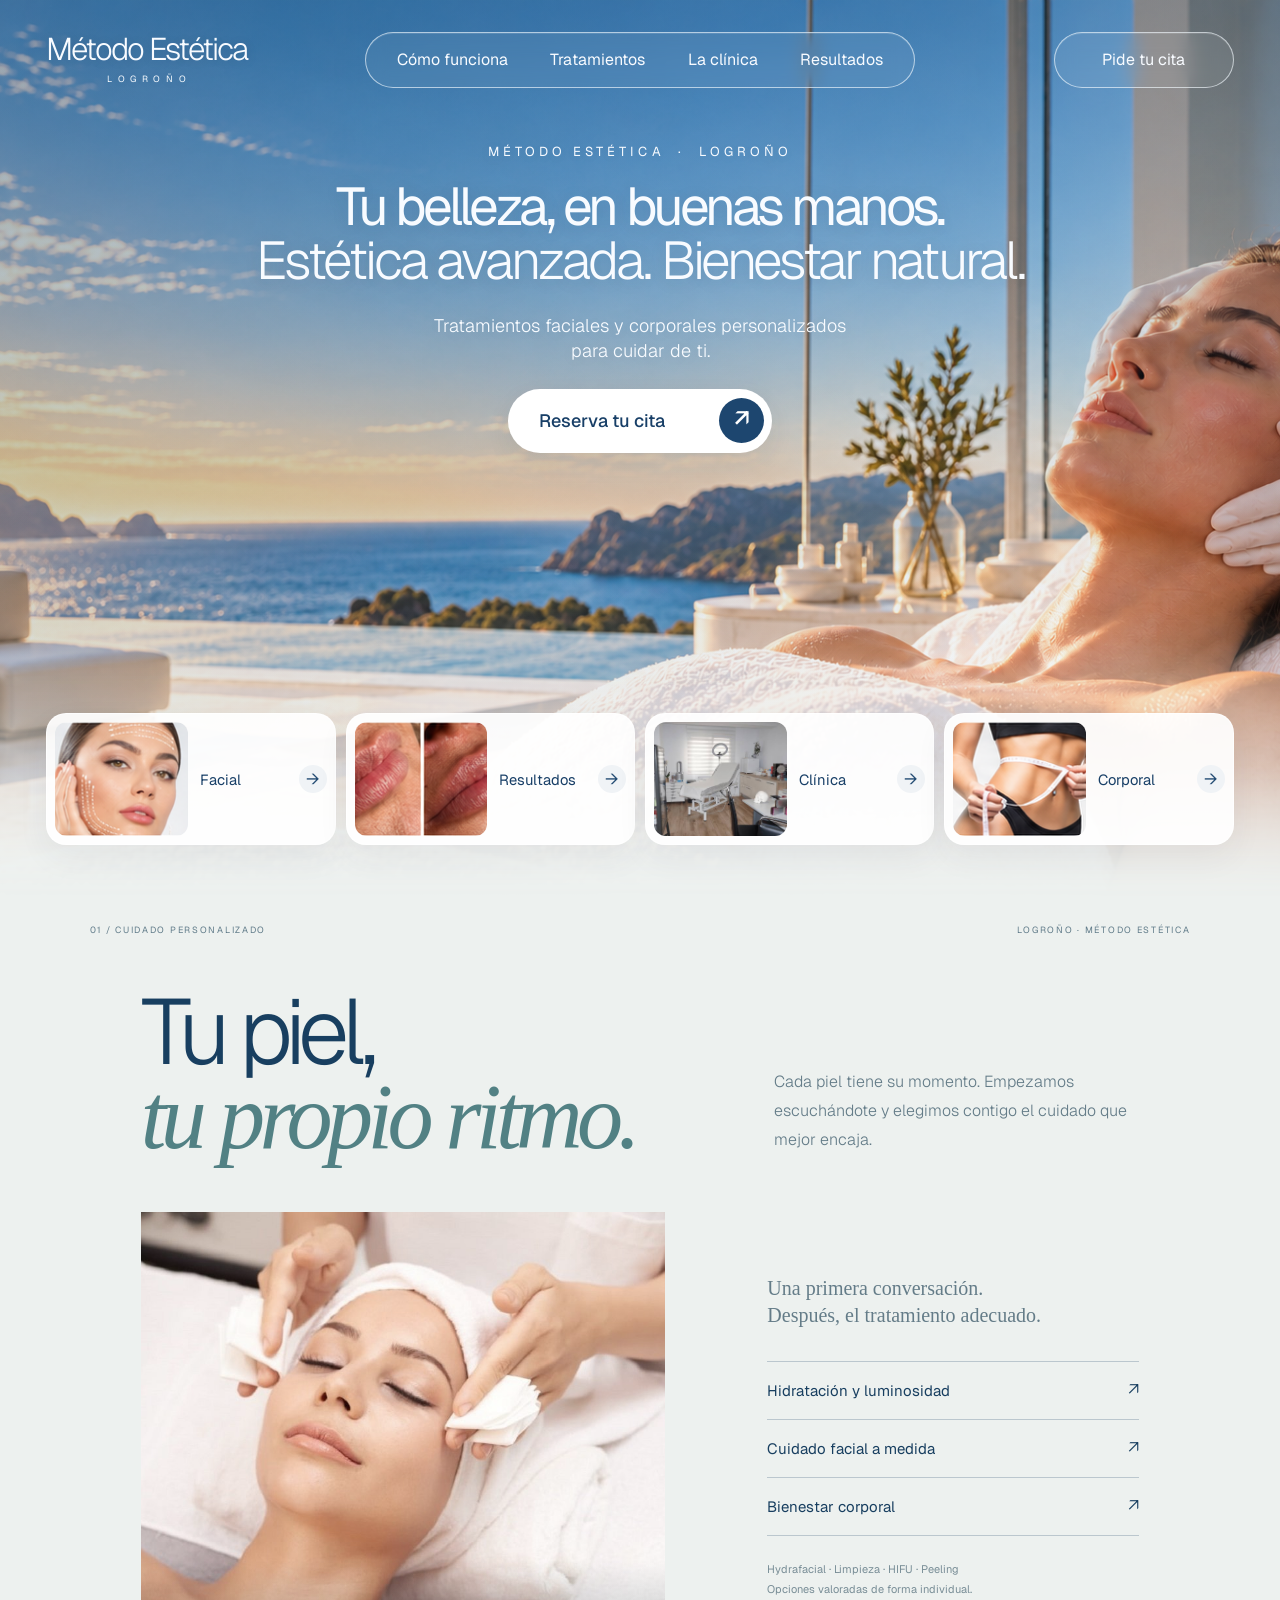
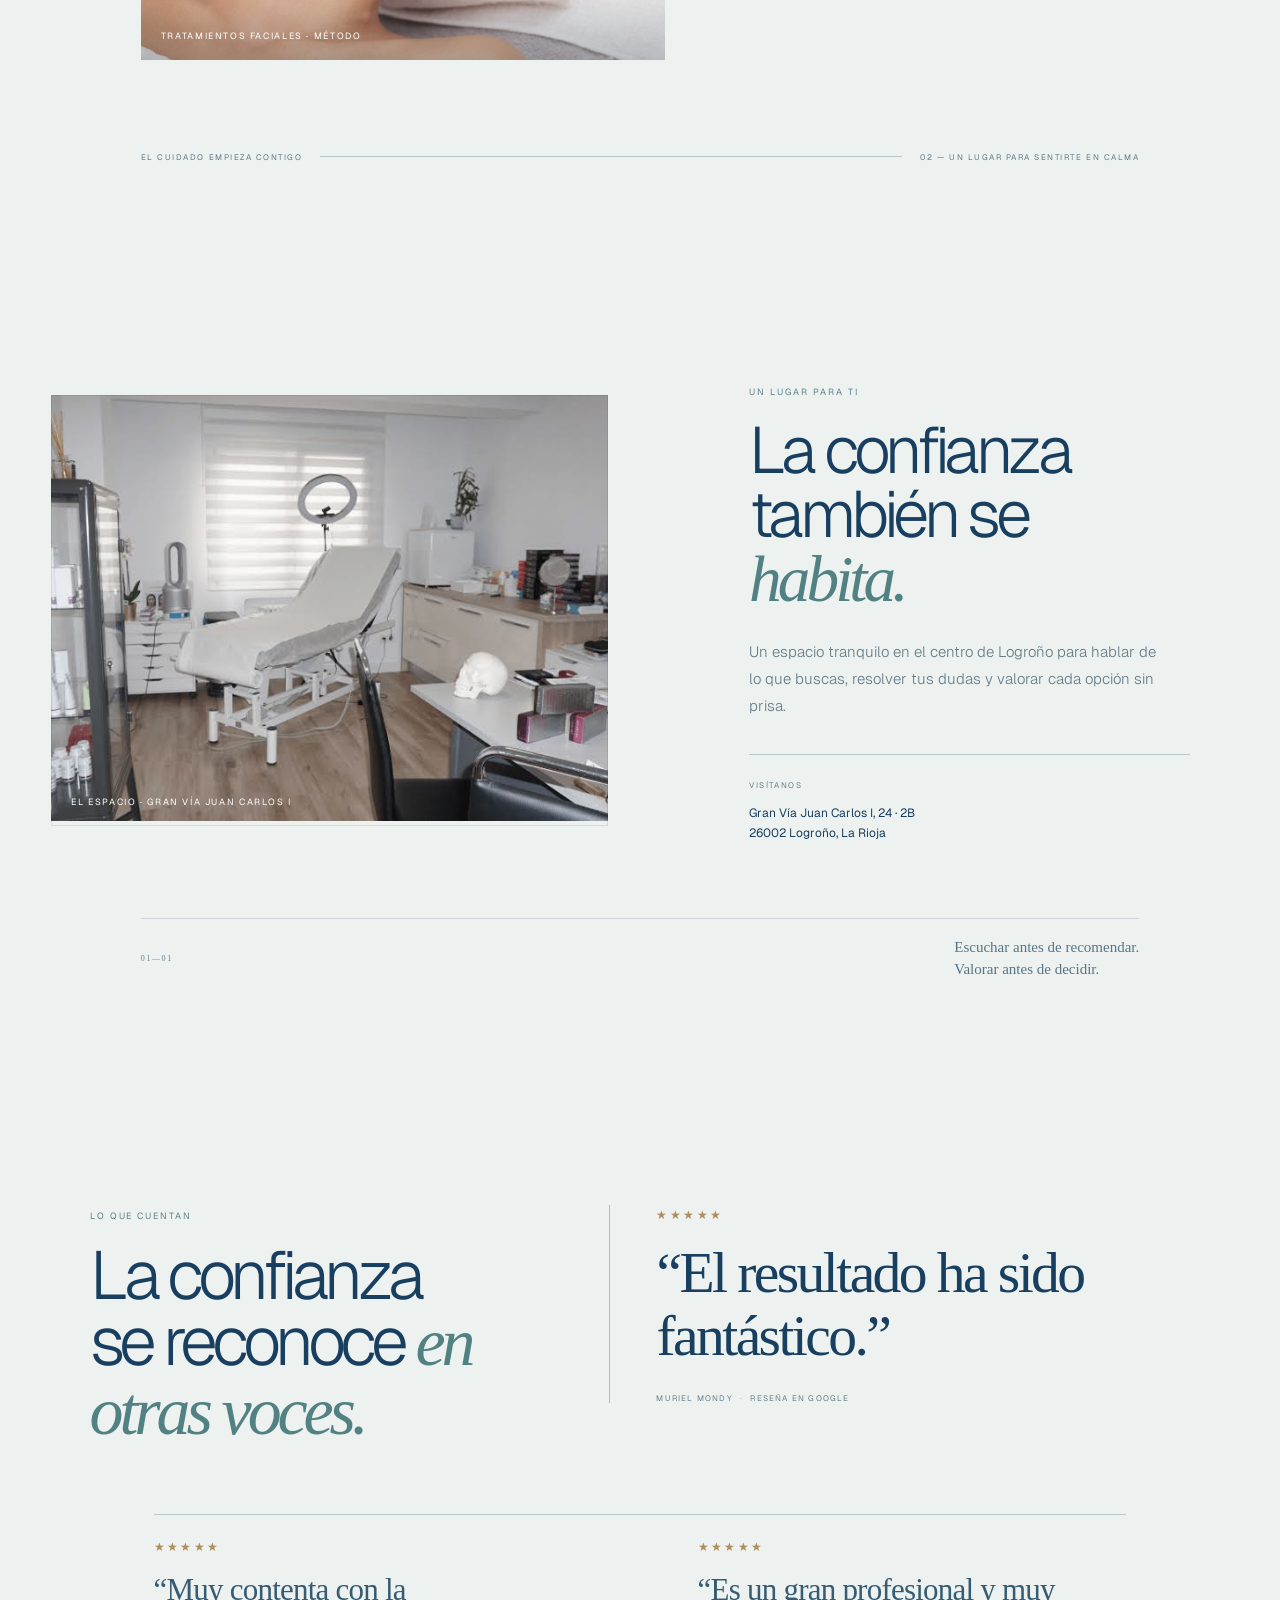
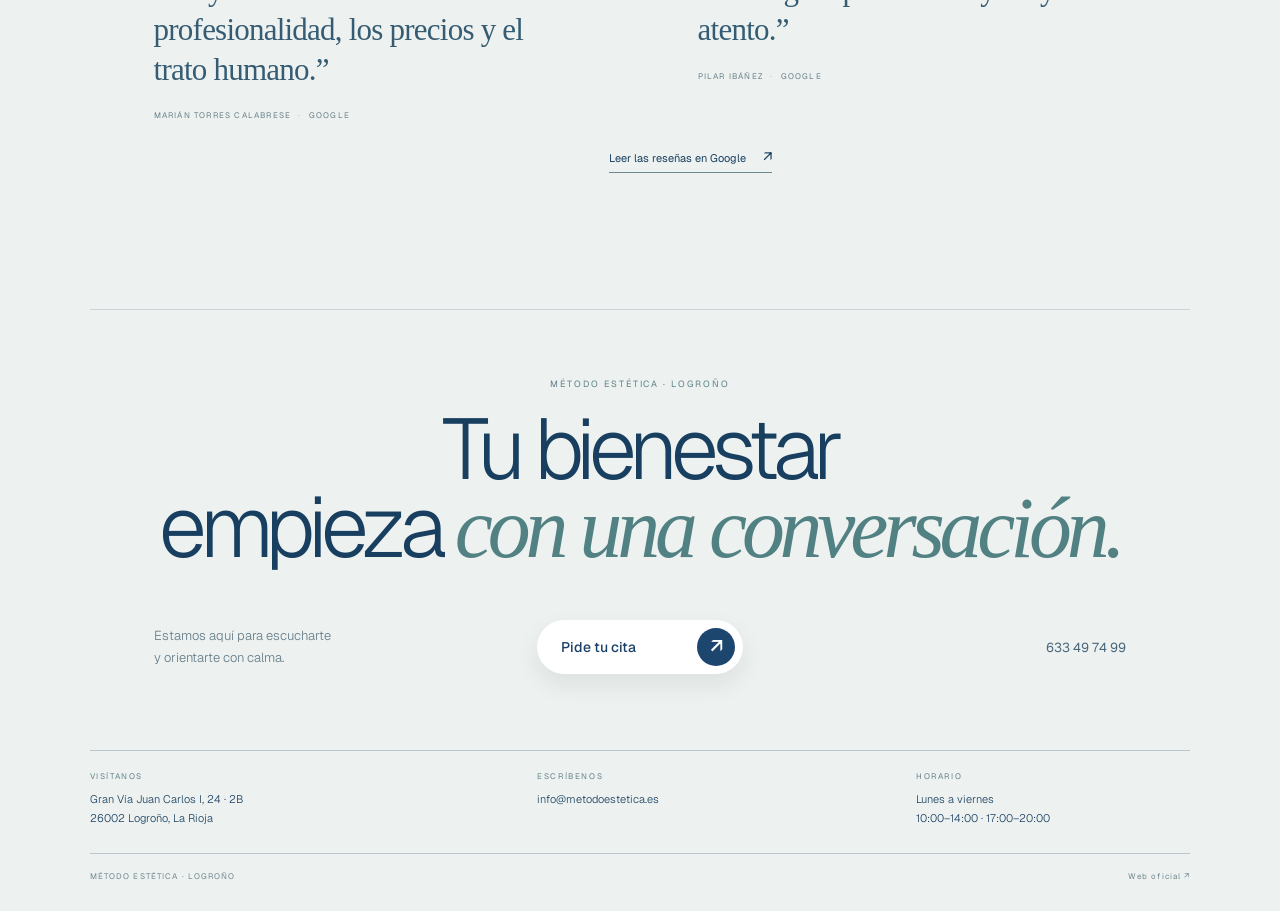
<file: index.html>
<!doctype html>
<html lang="es">
  <head>
    <meta charset="UTF-8" />
    <meta name="viewport" content="width=device-width, initial-scale=1" />
    <meta name="theme-color" content="#486b89" />
    <meta name="description" content="Medicina estética en Logroño con una atención cercana y tratamientos faciales y corporales personalizados." />
    <link rel="icon" href="data:image/svg+xml,<svg xmlns=%22http://www.w3.org/2000/svg%22 viewBox=%220 0 40 40%22><rect width=%2240%22 height=%2240%22 rx=%2220%22 fill=%22%231d466f%22/><text x=%2250%25%22 y=%2254%25%22 fill=%22white%22 font-size=%2222%22 font-family=%22sans-serif%22 text-anchor=%22middle%22 dominant-baseline=%22middle%22>M</text></svg>" />
    <title>Método Estética · Clínica en Logroño</title>
    <link rel="preconnect" href="https://fonts.googleapis.com" />
    <link rel="preconnect" href="https://fonts.gstatic.com" crossorigin />
    <link href="https://fonts.googleapis.com/css2?family=Geist:ital,wght@0,300;0,400;0,450;0,500;0,600;1,300;1,400&display=swap" rel="stylesheet" />
    <link rel="stylesheet" href="styles.css" />
  </head>
  <body>
    <a class="skip-link" href="#contenido">Saltar al contenido</a>
    <main id="contenido">
      <section class="hero" aria-labelledby="hero-title" id="inicio">
        <header class="site-header">
          <a class="brand" href="index.html" aria-label="Método Estética, inicio">
            <span class="brand-name">Método Estética</span>
            <span class="brand-city">LOGROÑO</span>
          </a>
          <nav class="main-nav" aria-label="Navegación principal">
            <a href="#clinica">Cómo funciona</a>
            <a href="#tratamientos">Tratamientos</a>
            <a href="#clinica">La clínica</a>
            <a href="#testimonios">Resultados</a>
          </nav>
          <a class="header-cta" href="#contacto">Pide tu cita</a>
        </header>

        <div class="hero-copy">
          <p class="eyebrow">MÉTODO ESTÉTICA <span aria-hidden="true">·</span> LOGROÑO</p>
          <h1 id="hero-title">
            <span>Tu belleza, en buenas manos.</span>
            <em>Estética avanzada. Bienestar natural.</em>
          </h1>
          <p class="hero-description">Tratamientos faciales y corporales personalizados<br class="desktop-break" /> para cuidar de ti.</p>
          <a class="booking-button" href="#contacto">
            <span>Reserva tu cita</span>
            <span class="booking-arrow" aria-hidden="true">↗</span>
          </a>
        </div>

        <nav class="service-strip" aria-label="Explora la clínica">
          <a class="service-card" href="faciales.html">
            <img src="assets/facial.png" alt="Tratamiento facial" />
            <span class="service-name">Facial</span>
            <span class="service-arrow" aria-hidden="true">→</span>
          </a>
          <a class="service-card" href="#testimonios">
            <img src="assets/results.png" alt="Detalle de tratamiento labial" />
            <span class="service-name">Resultados</span>
            <span class="service-arrow" aria-hidden="true">→</span>
          </a>
          <a class="service-card" href="#clinica">
            <img src="assets/clinic-room.png" alt="Sala de tratamiento de la clínica" />
            <span class="service-name">Clínica</span>
            <span class="service-arrow" aria-hidden="true">→</span>
          </a>
          <a class="service-card" href="#tratamientos">
            <img src="assets/body.png" alt="Tratamiento corporal" />
            <span class="service-name">Corporal</span>
            <span class="service-arrow" aria-hidden="true">→</span>
          </a>
        </nav>
      </section>

      <div class="story-page">
        <section class="story-chapter story-treatments" id="tratamientos" aria-labelledby="treatments-title">
          <div class="story-chapter-top"><span>01 / CUIDADO PERSONALIZADO</span><span>LOGROÑO · MÉTODO ESTÉTICA</span></div>
          <div class="story-treat-intro">
            <h2 id="treatments-title">Tu piel,<br /><em>tu propio ritmo.</em></h2>
            <p>Cada piel tiene su momento. Empezamos escuchándote y elegimos contigo el cuidado que mejor encaja.</p>
          </div>
          <div class="story-treat-composition">
            <a class="story-treatment-image" href="faciales.html#limpieza">
              <img src="assets/limpieza-facial.jpg" alt="Detalle de un tratamiento facial en cabina" loading="lazy" />
              <span>TRATAMIENTOS FACIALES · MÉTODO</span>
            </a>
            <div class="story-treatment-index">
              <p class="story-index-lead">Una primera conversación.<br />Después, el tratamiento adecuado.</p>
              <a href="faciales.html#hydrafacial"><span>Hidratación y luminosidad</span><span aria-hidden="true">↗</span></a>
              <a href="faciales.html#limpieza"><span>Cuidado facial a medida</span><span aria-hidden="true">↗</span></a>
              <a href="#contacto"><span>Bienestar corporal</span><span aria-hidden="true">↗</span></a>
              <p class="story-index-note">Hydrafacial · Limpieza · HIFU · Peeling<br />Opciones valoradas de forma individual.</p>
            </div>
          </div>
          <div class="story-chapter-tail"><span>EL CUIDADO EMPIEZA CONTIGO</span><span class="story-tail-line" aria-hidden="true"></span><span>02 — UN LUGAR PARA SENTIRTE EN CALMA</span></div>
        </section>

        <section class="story-chapter story-clinic" id="clinica" aria-labelledby="clinic-title">
          <figure class="story-clinic-image">
            <img src="assets/clinic-room.png" alt="Sala real de tratamiento de Clínica Método Estética en Logroño" loading="lazy" />
            <figcaption>EL ESPACIO · GRAN VÍA JUAN CARLOS I</figcaption>
          </figure>
          <div class="story-clinic-copy">
            <p class="story-eyebrow">UN LUGAR PARA TI</p>
            <h2 id="clinic-title">La confianza<br />también se <em>habita.</em></h2>
            <p>Un espacio tranquilo en el centro de Logroño para hablar de lo que buscas, resolver tus dudas y valorar cada opción sin prisa.</p>
            <div class="story-address"><span>VISÍTANOS</span><p>Gran Vía Juan Carlos I, 24 · 2B<br />26002 Logroño, La Rioja</p></div>
          </div>
          <div class="story-clinic-note"><span>01—01</span><span>Escuchar antes de recomendar.<br />Valorar antes de decidir.</span></div>
        </section>

        <section class="story-chapter story-testimonials" id="testimonios" aria-labelledby="testimonials-title">
          <div class="story-voices-heading"><p class="story-eyebrow">LO QUE CUENTAN</p><h2 id="testimonials-title">La confianza<br />se reconoce <em>en otras voces.</em></h2></div>
          <figure class="story-quote-main"><div class="story-stars" aria-label="5 de 5 estrellas">★★★★★</div><blockquote>“El resultado ha sido fantástico.”</blockquote><figcaption>MURIEL MONDY <span>·</span> RESEÑA EN GOOGLE</figcaption></figure>
          <div class="story-quote-support">
            <figure><div class="story-stars" aria-label="5 de 5 estrellas">★★★★★</div><blockquote>“Muy contenta con la profesionalidad, los precios y el trato humano.”</blockquote><figcaption>MARIÁN TORRES CALABRESE <span>·</span> GOOGLE</figcaption></figure>
            <figure><div class="story-stars" aria-label="5 de 5 estrellas">★★★★★</div><blockquote>“Es un gran profesional y muy atento.”</blockquote><figcaption>PILAR IBÁÑEZ <span>·</span> GOOGLE</figcaption></figure>
          </div>
          <a class="story-reviews-link" href="https://www.google.com/maps?cid=2107921212169057324" target="_blank" rel="noreferrer">Leer las reseñas en Google <span aria-hidden="true">↗</span></a>
        </section>

        <section class="story-contact" id="contacto" aria-labelledby="contact-title">
          <div class="story-contact-rule" aria-hidden="true"></div>
          <p class="story-eyebrow">MÉTODO ESTÉTICA · LOGROÑO</p>
          <h2 id="contact-title">Tu bienestar<br />empieza <em>con una conversación.</em></h2>
          <div class="story-contact-action"><p>Estamos aquí para escucharte<br />y orientarte con calma.</p><a class="booking-button" href="tel:+34633497499"><span>Pide tu cita</span><span class="booking-arrow" aria-hidden="true">↗</span></a><a class="story-phone" href="tel:+34633497499">633 49 74 99</a></div>
          <div class="story-contact-details">
            <div><span>VISÍTANOS</span><a href="https://maps.google.com/?q=Gran+V%C3%ADa+Juan+Carlos+I+24+2B+Logro%C3%B1o" target="_blank" rel="noreferrer">Gran Vía Juan Carlos I, 24 · 2B<br />26002 Logroño, La Rioja</a></div>
            <div><span>ESCRÍBENOS</span><a href="mailto:info@metodoestetica.es">info@metodoestetica.es</a></div>
            <div><span>HORARIO</span><p>Lunes a viernes<br />10:00–14:00 · 17:00–20:00</p></div>
          </div>
          <footer class="story-footer"><a href="#inicio">MÉTODO ESTÉTICA <span>· LOGROÑO</span></a><a href="https://www.metodoestetica.es/" target="_blank" rel="noreferrer">Web oficial <span aria-hidden="true">↗</span></a></footer>
        </section>
      </div>
    </main>
  </body>
</html>
</file>
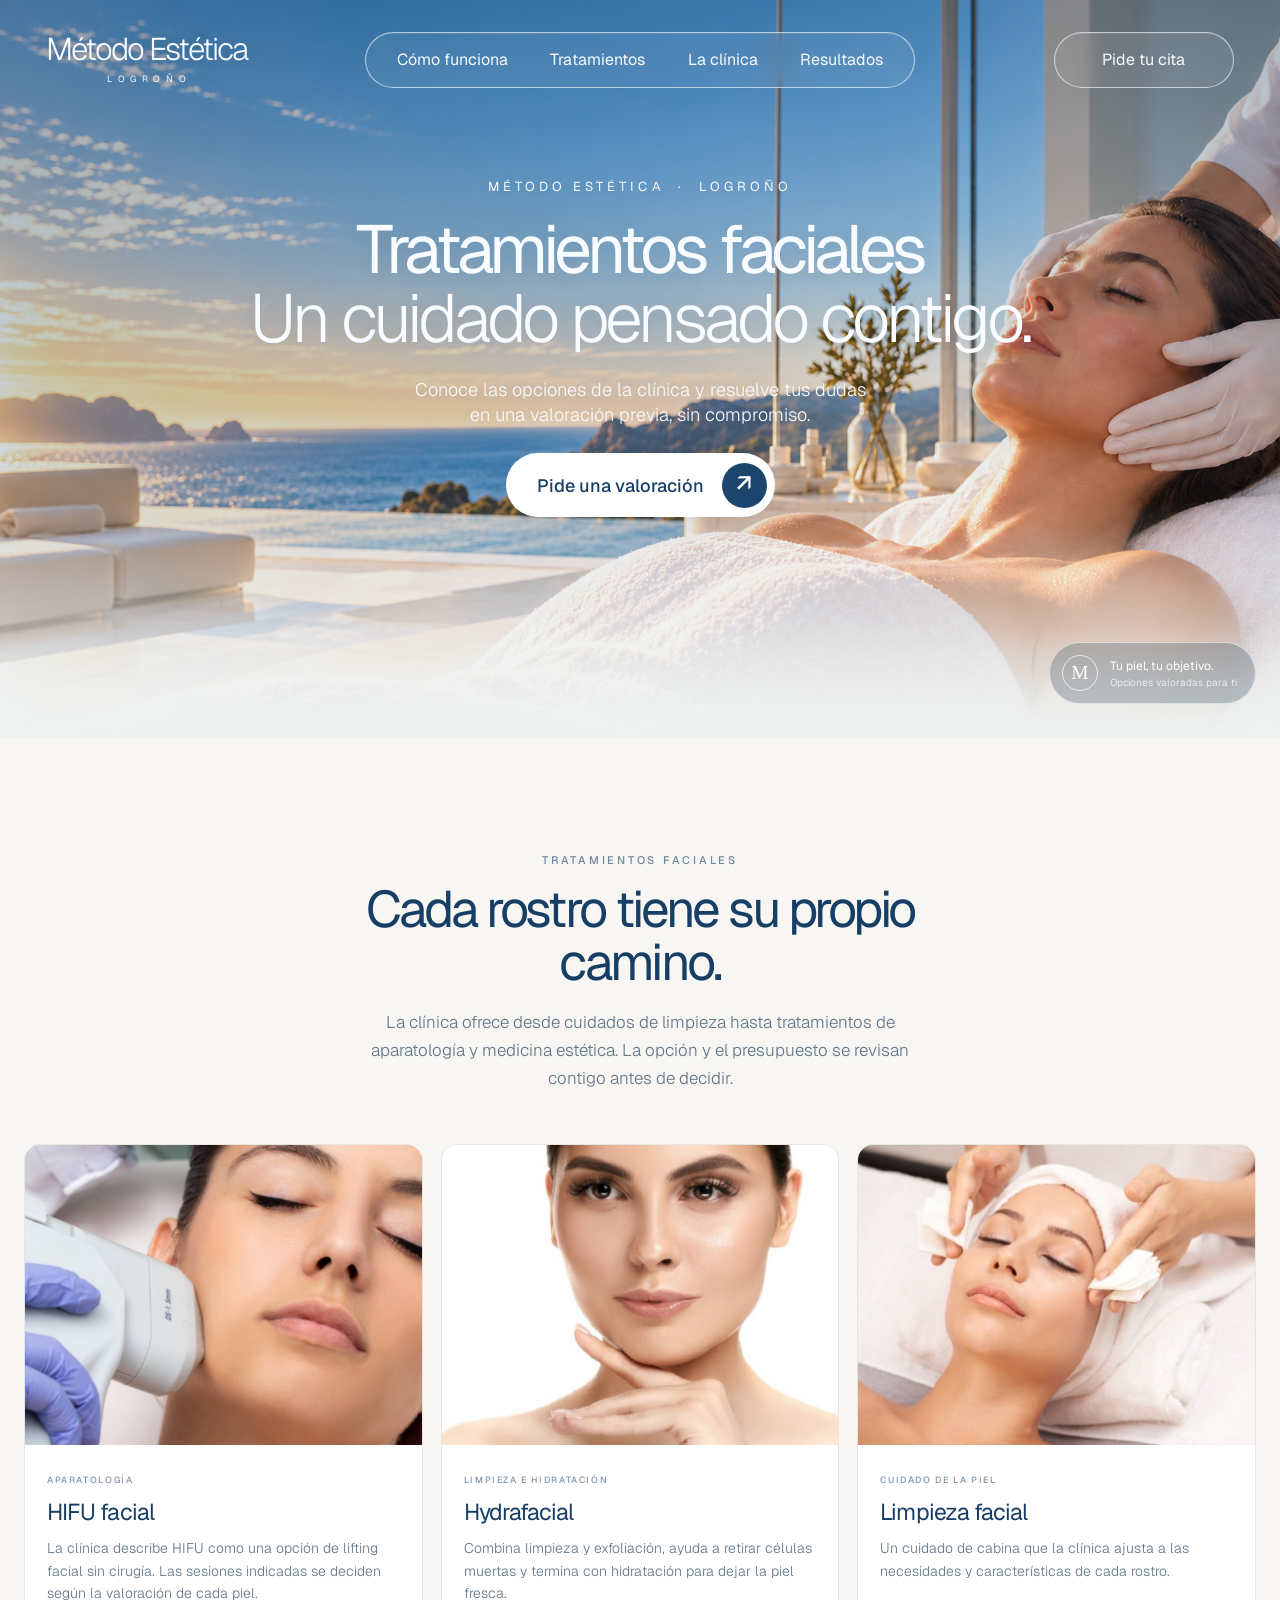
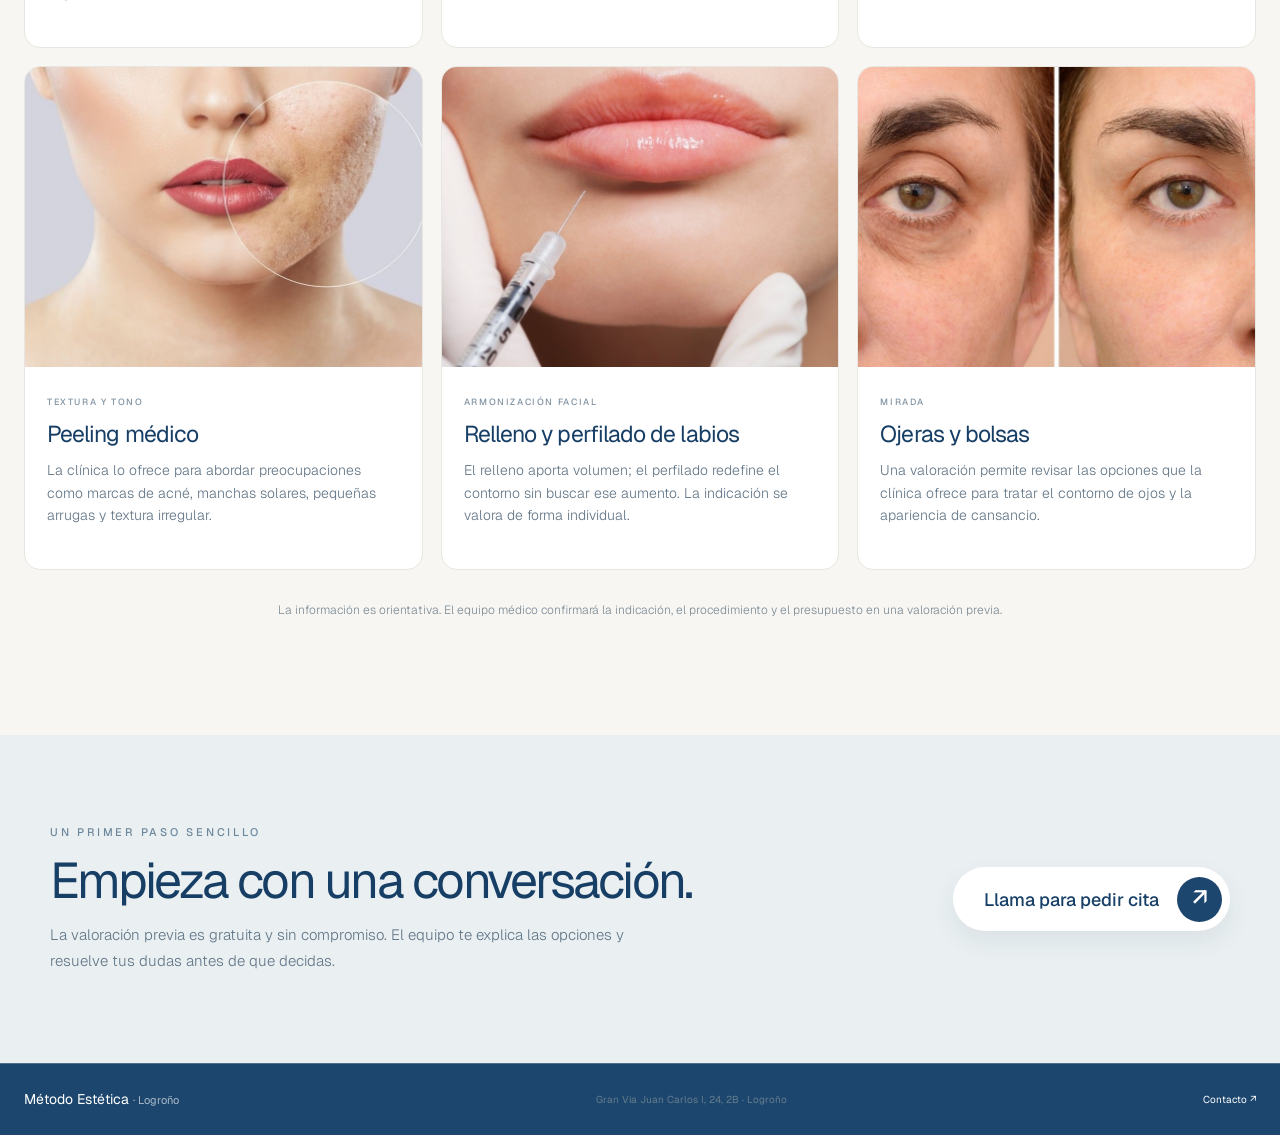
<file: faciales.html>
<!doctype html>
<html lang="es">
  <head>
    <meta charset="UTF-8" />
    <meta name="viewport" content="width=device-width, initial-scale=1" />
    <meta name="theme-color" content="#486b89" />
    <meta name="description" content="Descubre los tratamientos faciales de Clínica Método Estética en Logroño." />
    <link rel="icon" href="data:image/svg+xml,<svg xmlns=%22http://www.w3.org/2000/svg%22 viewBox=%220 0 40 40%22><rect width=%2240%22 height=%2240%22 rx=%2220%22 fill=%22%231d466f%22/><text x=%2250%25%22 y=%2254%25%22 fill=%22white%22 font-size=%2222%22 font-family=%22sans-serif%22 text-anchor=%22middle%22 dominant-baseline=%22middle%22>M</text></svg>" />
    <title>Tratamientos faciales · Método Estética</title>
    <link rel="preconnect" href="https://fonts.googleapis.com" />
    <link rel="preconnect" href="https://fonts.gstatic.com" crossorigin />
    <link href="https://fonts.googleapis.com/css2?family=Geist:ital,wght@0,300;0,400;0,450;0,500;0,600;1,300;1,400&display=swap" rel="stylesheet" />
    <link rel="stylesheet" href="styles.css" />
  </head>
  <body>
    <a class="skip-link" href="#contenido">Saltar al contenido</a>
    <main id="contenido">
      <section class="hero facial-hero" aria-labelledby="facial-title">
        <header class="site-header">
          <a class="brand" href="index.html" aria-label="Método Estética, inicio"><span class="brand-name">Método Estética</span><span class="brand-city">LOGROÑO</span></a>
          <nav class="main-nav" aria-label="Navegación principal">
            <a href="index.html#clinica">Cómo funciona</a>
            <a href="index.html#tratamientos">Tratamientos</a>
            <a href="index.html#clinica">La clínica</a>
            <a href="index.html#testimonios">Resultados</a>
          </nav>
          <a class="header-cta" href="index.html#contacto">Pide tu cita</a>
        </header>
        <div class="hero-copy facial-hero-copy">
          <p class="eyebrow">MÉTODO ESTÉTICA <span aria-hidden="true">·</span> LOGROÑO</p>
          <h1 id="facial-title"><span>Tratamientos faciales</span><em>Un cuidado pensado contigo.</em></h1>
          <p class="hero-description">Conoce las opciones de la clínica y resuelve tus dudas<br class="desktop-break" /> en una valoración previa, sin compromiso.</p>
          <a class="booking-button" href="index.html#contacto"><span>Pide una valoración</span><span class="booking-arrow" aria-hidden="true">↗</span></a>
        </div>
        <a class="facial-hero-note" href="#opciones"><span class="note-mark">M</span><span><strong>Tu piel, tu objetivo.</strong><small>Opciones valoradas para ti</small></span></a>
      </section>

      <section class="section facial-intro" id="opciones" aria-labelledby="facial-options-title">
        <div class="section-heading">
          <p class="section-kicker">TRATAMIENTOS FACIALES</p>
          <h2 id="facial-options-title">Cada rostro tiene su propio camino.</h2>
          <p>La clínica ofrece desde cuidados de limpieza hasta tratamientos de aparatología y medicina estética. La opción y el presupuesto se revisan contigo antes de decidir.</p>
        </div>
        <div class="facial-treatment-grid">
          <article class="facial-treatment-card" id="hifu">
            <img src="assets/hifu.jpg" alt="Aplicación de HIFU en el rostro" loading="lazy" />
            <div class="facial-treatment-copy"><span class="portfolio-category">APARATOLOGÍA</span><h3>HIFU facial</h3><p>La clínica describe HIFU como una opción de lifting facial sin cirugía. Las sesiones indicadas se deciden según la valoración de cada piel.</p></div>
          </article>
          <article class="facial-treatment-card" id="hydrafacial">
            <img src="assets/hydrafacial.jpg" alt="Rostro con aspecto luminoso" loading="lazy" />
            <div class="facial-treatment-copy"><span class="portfolio-category">LIMPIEZA E HIDRATACIÓN</span><h3>Hydrafacial</h3><p>Combina limpieza y exfoliación, ayuda a retirar células muertas y termina con hidratación para dejar la piel fresca.</p></div>
          </article>
          <article class="facial-treatment-card" id="limpieza">
            <img src="assets/limpieza-facial.jpg" alt="Limpieza facial en cabina" loading="lazy" />
            <div class="facial-treatment-copy"><span class="portfolio-category">CUIDADO DE LA PIEL</span><h3>Limpieza facial</h3><p>Un cuidado de cabina que la clínica ajusta a las necesidades y características de cada rostro.</p></div>
          </article>
          <article class="facial-treatment-card" id="peeling">
            <img src="assets/peeling-medico.jpg" alt="Imagen del tratamiento de peeling médico" loading="lazy" />
            <div class="facial-treatment-copy"><span class="portfolio-category">TEXTURA Y TONO</span><h3>Peeling médico</h3><p>La clínica lo ofrece para abordar preocupaciones como marcas de acné, manchas solares, pequeñas arrugas y textura irregular.</p></div>
          </article>
          <article class="facial-treatment-card" id="labios">
            <img src="assets/relleno-labios.jpg" alt="Detalle de un tratamiento de labios" loading="lazy" />
            <div class="facial-treatment-copy"><span class="portfolio-category">ARMONIZACIÓN FACIAL</span><h3>Relleno y perfilado de labios</h3><p>El relleno aporta volumen; el perfilado redefine el contorno sin buscar ese aumento. La indicación se valora de forma individual.</p></div>
          </article>
          <article class="facial-treatment-card" id="mirada">
            <img src="assets/ojeras.jpg" alt="Tratamiento para el contorno de ojos" loading="lazy" />
            <div class="facial-treatment-copy"><span class="portfolio-category">MIRADA</span><h3>Ojeras y bolsas</h3><p>Una valoración permite revisar las opciones que la clínica ofrece para tratar el contorno de ojos y la apariencia de cansancio.</p></div>
          </article>
        </div>
        <p class="medical-note">La información es orientativa. El equipo médico confirmará la indicación, el procedimiento y el presupuesto en una valoración previa.</p>
      </section>

      <section class="facial-visit" aria-labelledby="visit-title">
        <div><p class="section-kicker">UN PRIMER PASO SENCILLO</p><h2 id="visit-title">Empieza con una conversación.</h2><p>La valoración previa es gratuita y sin compromiso. El equipo te explica las opciones y resuelve tus dudas antes de que decidas.</p></div>
        <a class="booking-button" href="tel:+34633497499"><span>Llama para pedir cita</span><span class="booking-arrow" aria-hidden="true">↗</span></a>
      </section>

      <footer class="site-footer facial-footer">
        <a class="footer-brand" href="index.html">Método Estética <span>· Logroño</span></a>
        <span>Gran Vía Juan Carlos I, 24, 2B · Logroño</span>
        <a href="index.html#contacto">Contacto <span aria-hidden="true">↗</span></a>
      </footer>
    </main>
  </body>
</html>
</file>
<file: styles.css>
:root {
  font-family: "Geist", sans-serif;
  color: #f8fbff;
  background: #dbe3e8;
  font-synthesis: none;
  text-rendering: optimizeLegibility;
  -webkit-font-smoothing: antialiased;
  -moz-osx-font-smoothing: grayscale;
  --ink: #183f67;
  --glass-border: rgba(245, 250, 255, 0.64);
}

* { box-sizing: border-box; }
html { min-width: 320px; scroll-behavior: smooth; }
body { margin: 0; min-width: 320px; }
a { color: inherit; text-decoration: none; }

.hero {
  position: relative;
  isolation: isolate;
  display: flex;
  min-height: 760px;
  height: 100svh;
  max-height: 1100px;
  overflow: hidden;
  flex-direction: column;
  align-items: center;
  background-image:
    linear-gradient(180deg, rgba(35, 68, 97, 0.37) 0%, rgba(40, 76, 106, 0.13) 40%, rgba(248, 249, 248, 0.02) 68%, rgba(250, 251, 251, 0.9) 100%),
    linear-gradient(90deg, rgba(28, 55, 78, 0.18) 0%, rgba(49, 80, 105, 0.1) 56%, rgba(16, 30, 39, 0.03) 100%),
    url("assets/hero-background.png");
  background-position: center, center, center 48%;
  background-size: cover;
}

.site-header {
  position: relative;
  z-index: 2;
  display: grid;
  width: min(100% - 7.2vw, 1548px);
  grid-template-columns: 1fr auto 1fr;
  align-items: center;
  padding-top: clamp(22px, 3.5vh, 38px);
}
.brand {
  display: inline-flex;
  width: max-content;
  flex-direction: column;
  align-items: center;
  justify-self: start;
  text-shadow: 0 1px 12px rgba(22, 42, 58, .12);
}
.brand-name { font-size: clamp(25px, 2.45vw, 42px); font-weight: 300; letter-spacing: -.065em; line-height: .95; }
.brand-city { padding-top: 9px; font-size: 9px; font-weight: 400; letter-spacing: .62em; padding-left: .62em; }
.main-nav {
  display: flex;
  min-height: 56px;
  align-items: center;
  gap: clamp(26px, 3.3vw, 54px);
  padding: 0 31px;
  border: 1px solid var(--glass-border);
  border-radius: 999px;
  background: rgba(255, 255, 255, .055);
  box-shadow: inset 0 1px rgba(255,255,255,.12);
  backdrop-filter: blur(10px);
  -webkit-backdrop-filter: blur(10px);
}
.main-nav a, .header-cta { font-size: 16px; font-weight: 400; white-space: nowrap; }
.main-nav a { transition: opacity 160ms ease; }
.main-nav a:hover { opacity: .7; }
.header-cta {
  justify-self: end;
  display: inline-flex;
  min-width: 180px;
  min-height: 56px;
  justify-content: center;
  align-items: center;
  border: 1px solid var(--glass-border);
  border-radius: 999px;
  background: rgba(255,255,255,.06);
  box-shadow: inset 0 1px rgba(255,255,255,.12);
  backdrop-filter: blur(10px);
  -webkit-backdrop-filter: blur(10px);
  transition: background 180ms ease, color 180ms ease;
}
.header-cta:hover { background: rgba(255,255,255,.2); }

.hero-copy {
  position: relative;
  z-index: 1;
  display: flex;
  width: min(100% - 32px, 1160px);
  flex-direction: column;
  align-items: center;
  margin: clamp(54px, 6.2vh, 84px) auto 0;
  text-align: center;
  text-shadow: 0 2px 18px rgba(35, 57, 73, .10);
}
.eyebrow { margin: 0 0 20px; font-size: 13px; font-weight: 400; letter-spacing: .31em; }
.eyebrow span { padding: 0 .5em; }
h1 { display: flex; flex-direction: column; gap: 0; margin: 0; font-size: clamp(39px, 4.15vw, 70px); font-weight: 400; letter-spacing: -.065em; line-height: 1.02; }
h1 em { font-weight: 300; letter-spacing: -.055em; }
.hero-description { margin: 24px 0 26px; font-size: clamp(17px, 1.42vw, 24px); font-weight: 300; line-height: 1.38; }
.booking-button {
  display: inline-flex;
  min-width: 264px;
  min-height: 64px;
  align-items: center;
  justify-content: space-between;
  gap: 18px;
  padding: 7px 8px 7px 31px;
  border-radius: 999px;
  color: var(--ink);
  background: #fff;
  box-shadow: 0 10px 25px rgba(29, 47, 63, .08);
  font-size: 18px;
  font-weight: 500;
  text-shadow: none;
  transition: transform 180ms ease, box-shadow 180ms ease;
}
.booking-button:hover { transform: translateY(-2px); box-shadow: 0 14px 30px rgba(29,47,63,.16); }
.booking-arrow { display: grid; width: 45px; height: 45px; place-items: center; border-radius: 50%; color: white; background: #1d466f; font-size: 25px; line-height: 1; }

.service-strip {
  position: absolute;
  z-index: 2;
  right: 3.6vw;
  bottom: clamp(27px, 6.1vh, 62px);
  left: 3.6vw;
  display: grid;
  grid-template-columns: repeat(4, minmax(0, 1fr));
  gap: 10px;
}
.service-card {
  display: grid;
  min-width: 0;
  height: clamp(100px, 14vw, 132px);
  grid-template-columns: minmax(0, 1.28fr) minmax(0, .84fr) 28px;
  align-items: center;
  gap: 12px;
  padding: 8px;
  border: 1px solid rgba(255,255,255,.72);
  border-radius: 20px;
  color: var(--ink);
  background: rgba(255,255,255,.92);
  box-shadow: 0 12px 32px rgba(43, 55, 63, .06);
  transition: transform 180ms ease, background 180ms ease;
}
.service-card:hover { transform: translateY(-4px); background: #fff; }
.service-card img { display: block; width: 100%; height: 100%; min-width: 0; max-height: 116px; object-fit: cover; border-radius: 12px; }
.service-name { overflow: hidden; font-size: clamp(14px, 1.15vw, 19px); font-weight: 400; white-space: nowrap; text-overflow: ellipsis; }
.service-arrow { display: grid; width: 28px; height: 28px; place-items: center; border-radius: 50%; color: #254d74; background: #f0f3f6; font-size: 17px; }

@media (min-width: 1700px) {
  .service-strip { right: max(3.6vw, calc((100vw - 1550px)/2)); left: max(3.6vw, calc((100vw - 1550px)/2)); }
}
@media (max-width: 980px) {
  .site-header { width: calc(100% - 48px); grid-template-columns: 1fr auto; }
  .main-nav { display: none; }
  .hero-copy { margin-top: clamp(88px, 12vh, 150px); }
  .service-strip { right: 24px; left: 24px; grid-template-columns: repeat(4, minmax(208px, 1fr)); overflow-x: auto; padding-bottom: 5px; scrollbar-width: none; }
  .service-strip::-webkit-scrollbar { display: none; }
}
@media (max-width: 600px) {
  .hero { min-height: 740px; height: 100svh; max-height: 960px; background-position: center, center, 58% center; }
  .site-header { width: calc(100% - 36px); padding-top: 20px; }
  .brand-name { font-size: 26px; }
  .brand-city { padding-top: 6px; font-size: 8px; }
  .header-cta { min-width: 125px; min-height: 44px; font-size: 14px; }
  .hero-copy { width: calc(100% - 30px); margin-top: clamp(106px, 16vh, 148px); }
  .eyebrow { margin-bottom: 17px; font-size: 10px; letter-spacing: .24em; }
  h1 { max-width: 620px; font-size: clamp(37px, 9.2vw, 52px); line-height: 1.05; }
  h1 span { max-width: 440px; }
  h1 em { max-width: 460px; margin-top: 4px; }
  .hero-description { max-width: 350px; margin: 19px 0 23px; font-size: 17px; }
  .desktop-break { display: none; }
  .booking-button { min-height: 58px; min-width: 240px; padding-left: 25px; font-size: 17px; }
  .booking-arrow { width: 42px; height: 42px; }
  .service-strip { right: 0; bottom: 22px; left: 0; grid-template-columns: repeat(4, 78vw); gap: 10px; padding: 0 18px 8px; scroll-snap-type: x mandatory; }
  .service-card { height: 98px; grid-template-columns: minmax(0, 1.15fr) minmax(0, .8fr) 28px; border-radius: 17px; }
  .service-card img { max-height: 82px; }
  .service-name { font-size: 16px; }
}
@media (max-height: 760px) and (min-width: 601px) {
  .hero { min-height: 640px; }
  .hero-copy { margin-top: 40px; }
  .service-strip { bottom: 26px; }
}
@media (prefers-reduced-motion: reduce) {
  *, *::before, *::after { scroll-behavior: auto !important; transition-duration: .01ms !important; animation-duration: .01ms !important; animation-iteration-count: 1 !important; }
}

/* Landing page sections */
.skip-link { position: fixed; z-index: 20; top: 12px; left: 12px; padding: 12px 16px; transform: translateY(-150%); border-radius: 999px; color: #fff; background: var(--ink); }
.skip-link:focus { transform: translateY(0); }
.section { padding: clamp(76px, 9vw, 132px) max(24px, calc((100vw - 1300px) / 2)); }
.section-kicker { margin: 0 0 16px; color: #6d879c; font-size: 11px; font-weight: 500; letter-spacing: .25em; }
.section-heading { max-width: 700px; margin: 0 auto 52px; text-align: center; }
.section-heading h2, .clinic-copy h2, .contact-intro h2, .facial-visit h2 { margin: 0; color: #173e65; font-size: clamp(34px, 4vw, 54px); font-weight: 400; letter-spacing: -.055em; line-height: 1.04; }
.section-heading > p:last-child { max-width: 590px; margin: 18px auto 0; color: #637788; font-size: 17px; font-weight: 300; line-height: 1.65; }
.treatment-section { background: #f7f6f3; color: #193f64; }
.portfolio-grid { display: grid; grid-template-columns: repeat(4, minmax(0, 1fr)); gap: 16px; }
.portfolio-card { overflow: hidden; border: 1px solid #e9e8e3; border-radius: 18px; background: #fff; color: #183f67; transition: transform 220ms ease, box-shadow 220ms ease; }
.portfolio-card:hover { transform: translateY(-5px); box-shadow: 0 18px 42px rgba(32, 55, 75, .1); }
.portfolio-image { position: relative; height: clamp(180px, 20vw, 265px); overflow: hidden; background: #e8edf0; }
.portfolio-image img { width: 100%; height: 100%; object-fit: cover; transition: transform 380ms ease; }
.portfolio-card:hover .portfolio-image img { transform: scale(1.035); }
.portfolio-index { position: absolute; top: 13px; left: 13px; display: grid; width: 38px; height: 38px; place-items: center; border: 1px solid rgba(255,255,255,.75); border-radius: 50%; color: white; background: rgba(23, 62, 101, .42); font-size: 11px; backdrop-filter: blur(8px); }
.portfolio-copy { padding: 23px 21px 25px; }
.portfolio-category { color: #8193a2; font-size: 9px; font-weight: 500; letter-spacing: .18em; }
.portfolio-copy h3, .facial-treatment-copy h3 { margin: 9px 0 10px; color: #173e65; font-size: 23px; font-weight: 400; letter-spacing: -.04em; }
.portfolio-copy p, .facial-treatment-copy p { min-height: 76px; margin: 0; color: #647787; font-size: 14px; font-weight: 300; line-height: 1.62; }
.text-link { display: inline-flex; align-items: center; gap: 10px; color: #1d466f; font-size: 13px; font-weight: 500; }
.portfolio-copy .text-link { margin-top: 20px; }
.section-button { display: flex; width: max-content; min-height: 52px; align-items: center; gap: 24px; margin: 42px auto 0; padding: 0 22px; border: 1px solid #d2dce3; border-radius: 999px; color: #1d466f; font-size: 14px; transition: background 180ms ease; }
.section-button:hover { background: #edf2f5; }

.clinic-section { display: grid; grid-template-columns: minmax(0, 1.02fr) minmax(0, .98fr); gap: clamp(40px, 8vw, 120px); align-items: center; padding: clamp(70px, 8.5vw, 122px) max(24px, calc((100vw - 1300px) / 2)); background: #eaf0f2; }
.clinic-photo-wrap { position: relative; min-height: 380px; overflow: hidden; border-radius: 8px 110px 8px 8px; background: #d7dfe2; }
.clinic-photo { display: block; width: 100%; height: 100%; min-height: 380px; object-fit: cover; }
.photo-caption { position: absolute; bottom: 16px; left: 16px; padding: 11px 14px; border: 1px solid rgba(255,255,255,.7); border-radius: 999px; color: white; background: rgba(31, 56, 73, .45); font-size: 9px; letter-spacing: .17em; backdrop-filter: blur(8px); }
.clinic-copy { max-width: 550px; }
.clinic-copy h2 { max-width: 520px; }
.clinic-copy > p:not(.section-kicker) { margin: 18px 0 0; color: #637788; font-size: 15px; font-weight: 300; line-height: 1.75; }
.mini-steps { display: grid; gap: 15px; margin: 27px 0 24px; padding: 0; list-style: none; }
.mini-steps li { display: flex; align-items: center; gap: 15px; }
.mini-steps li > span { display: grid; width: 33px; height: 33px; flex: 0 0 33px; place-items: center; border: 1px solid #b9cad5; border-radius: 50%; color: #42627b; font-size: 10px; }
.mini-steps li div { display: flex; flex-direction: column; gap: 3px; }
.mini-steps strong { color: #234966; font-size: 13px; font-weight: 500; }
.mini-steps small { color: #718391; font-size: 12px; font-weight: 300; }

.testimonial-section { color: #183f67; background: #fff; }
.testimonial-heading { margin-bottom: 42px; }
.testimonial-grid { display: grid; grid-template-columns: repeat(3, minmax(0, 1fr)); gap: 16px; }
.testimonial-card { display: flex; min-height: 250px; flex-direction: column; justify-content: space-between; margin: 0; padding: 27px 27px 25px; border: 1px solid #e4e9ec; border-radius: 16px; background: #fbfcfc; }
.testimonial-featured { color: #fff; border-color: #214b70; background: #214b70; box-shadow: 0 18px 38px rgba(29,70,111,.15); }
.stars { color: #c9a779; font-size: 14px; letter-spacing: .18em; }
.testimonial-card blockquote { margin: 25px 0 30px; color: #234968; font-size: clamp(19px, 2vw, 25px); font-weight: 300; letter-spacing: -.025em; line-height: 1.35; }
.testimonial-featured blockquote { color: white; }
.testimonial-card figcaption { display: flex; align-items: center; gap: 11px; }
.reviewer-mark { display: grid; width: 34px; height: 34px; place-items: center; border-radius: 50%; color: #305b7c; background: #e9eff2; font-size: 12px; }
.testimonial-featured .reviewer-mark { color: #fff; background: rgba(255,255,255,.18); }
.testimonial-card figcaption span:last-child { display: flex; flex-direction: column; gap: 3px; }
.testimonial-card figcaption strong { color: #234968; font-size: 12px; font-weight: 500; }
.testimonial-featured figcaption strong { color: #fff; }
.testimonial-card figcaption small { color: #8998a3; font-size: 10px; }
.testimonial-featured figcaption small { color: rgba(255,255,255,.72); }
.google-link { display: flex; width: max-content; align-items: center; gap: 15px; margin: 34px auto 0; color: #1d466f; font-size: 13px; font-weight: 500; }
.google-link:hover { text-decoration: underline; text-underline-offset: 4px; }

.contact-section { padding: clamp(64px, 8vw, 106px) max(24px, calc((100vw - 1300px) / 2)) 22px; color: #fff; background: #1c466d; }
.contact-section .section-kicker { color: #b7ccda; }
.contact-intro { display: grid; grid-template-columns: 1.1fr 1fr auto; gap: 22px 50px; align-items: end; padding-bottom: 58px; }
.contact-intro .section-kicker { grid-column: 1 / -1; margin-bottom: -37px; }
.contact-intro h2 { color: #fff; font-size: clamp(40px, 5vw, 67px); }
.contact-intro > p:not(.section-kicker) { max-width: 390px; margin: 0; color: rgba(255,255,255,.74); font-size: 15px; font-weight: 300; line-height: 1.65; }
.contact-booking { min-width: 240px; font-size: 15px; }
.contact-details { display: grid; grid-template-columns: repeat(3, 1fr); gap: 32px; padding: 33px 0 45px; border-top: 1px solid rgba(255,255,255,.22); }
.contact-details > div { display: flex; flex-direction: column; align-items: flex-start; gap: 9px; }
.detail-label { margin-bottom: 4px; color: #b7ccda; font-size: 9px; letter-spacing: .2em; }
.contact-details a, .contact-details p { margin: 0; color: #fff; font-size: 14px; font-weight: 300; line-height: 1.65; }
.contact-details a:hover { text-decoration: underline; text-underline-offset: 4px; }
.site-footer { display: flex; min-height: 60px; justify-content: space-between; align-items: center; gap: 16px; border-top: 1px solid rgba(255,255,255,.22); color: rgba(255,255,255,.7); font-size: 10px; }
.site-footer a { color: white; }
.site-footer a:hover { text-decoration: underline; text-underline-offset: 4px; }
.footer-brand { font-size: 14px; font-weight: 400; }
.footer-brand span { color: rgba(255,255,255,.64); font-size: 11px; }

/* Facial treatments page */
.facial-hero { min-height: 700px; height: min(82svh, 850px); max-height: 850px; }
.facial-hero-copy { margin-top: clamp(83px, 10vh, 130px); }
.facial-hero-copy h1 { font-size: clamp(43px, 5.3vw, 78px); }
.facial-hero-note { position: absolute; right: max(24px, calc((100vw - 1300px)/2)); bottom: 34px; z-index: 2; display: flex; align-items: center; gap: 12px; padding: 12px 18px 12px 12px; border: 1px solid rgba(255,255,255,.6); border-radius: 999px; color: #fff; background: rgba(24,55,78,.25); backdrop-filter: blur(10px); }
.note-mark { display: grid; width: 36px; height: 36px; place-items: center; border: 1px solid rgba(255,255,255,.7); border-radius: 50%; font-family: Georgia, serif; font-size: 19px; }
.facial-hero-note > span:last-child { display: flex; flex-direction: column; gap: 2px; }
.facial-hero-note strong { font-size: 12px; font-weight: 400; }
.facial-hero-note small { color: rgba(255,255,255,.76); font-size: 10px; }
.facial-intro { background: #f7f6f3; }
.facial-treatment-grid { display: grid; grid-template-columns: repeat(3, minmax(0, 1fr)); gap: 18px; }
.facial-treatment-card { overflow: hidden; scroll-margin-top: 24px; border: 1px solid #e8e6e0; border-radius: 16px; background: #fff; }
.facial-treatment-card > img { display: block; width: 100%; height: clamp(200px, 24vw, 300px); object-fit: cover; background: #e8edf0; }
.facial-treatment-copy { padding: 22px 22px 24px; }
.facial-treatment-copy p { min-height: 86px; }
.medical-note { max-width: 820px; margin: 30px auto 0; color: #7c8b95; font-size: 12px; font-weight: 300; line-height: 1.7; text-align: center; }
.facial-visit { display: flex; justify-content: space-between; align-items: center; gap: 40px; padding: clamp(56px, 7vw, 92px) max(24px, calc((100vw - 1180px) / 2)); background: #eaf0f2; }
.facial-visit > div { max-width: 670px; }
.facial-visit h2 { font-size: clamp(34px, 4vw, 50px); }
.facial-visit > div > p:last-child { max-width: 580px; margin: 15px 0 0; color: #637788; font-size: 15px; font-weight: 300; line-height: 1.7; }
.facial-footer { min-height: 72px; padding: 0 max(24px, calc((100vw - 1300px) / 2)); color: #657d8e; background: #1c466d; }

@media (max-width: 1000px) {
  .portfolio-grid { grid-template-columns: repeat(2, minmax(0, 1fr)); }
  .contact-intro { grid-template-columns: 1fr 1fr; }
  .contact-intro .section-kicker { margin-bottom: -30px; }
  .contact-booking { grid-column: 2; justify-self: start; }
  .facial-treatment-grid { grid-template-columns: repeat(2, minmax(0, 1fr)); }
}
@media (max-width: 700px) {
  .section { padding: 72px 20px; }
  .section-heading { margin-bottom: 34px; }
  .section-heading h2, .clinic-copy h2 { font-size: 37px; }
  .section-heading > p:last-child { font-size: 15px; }
  .portfolio-grid { grid-template-columns: 1fr; gap: 14px; }
  .portfolio-card { display: grid; grid-template-columns: 38% 1fr; min-height: 190px; }
  .portfolio-image { height: 100%; min-height: 190px; }
  .portfolio-copy { padding: 20px 16px; }
  .portfolio-copy h3 { font-size: 20px; }
  .portfolio-copy p { min-height: 0; font-size: 12px; }
  .portfolio-copy .text-link { margin-top: 13px; font-size: 11px; }
  .clinic-section { grid-template-columns: 1fr; gap: 32px; padding: 70px 20px; }
  .clinic-photo-wrap, .clinic-photo { min-height: 280px; }
  .clinic-photo-wrap { border-top-right-radius: 75px; }
  .mini-steps { margin-top: 22px; }
  .testimonial-grid { grid-template-columns: 1fr; gap: 12px; }
  .testimonial-card { min-height: 200px; padding: 22px; }
  .testimonial-card blockquote { margin: 18px 0 25px; font-size: 23px; }
  .contact-section { padding: 64px 20px 18px; }
  .contact-intro { grid-template-columns: 1fr; gap: 16px; padding-bottom: 40px; }
  .contact-intro .section-kicker { grid-column: auto; margin: 0; }
  .contact-intro h2 { font-size: 48px; }
  .contact-intro > p:not(.section-kicker) { max-width: 460px; }
  .contact-booking { grid-column: auto; margin-top: 7px; }
  .contact-details { grid-template-columns: 1fr 1fr; gap: 28px 15px; }
  .contact-details > div:first-child { grid-column: 1 / -1; }
  .site-footer { flex-wrap: wrap; justify-content: flex-start; padding: 16px 0; }
  .site-footer > span { order: 3; width: 100%; }
  .facial-hero { min-height: 720px; height: 100svh; max-height: 850px; background-position: center, center, 59% center; }
  .facial-hero-copy { margin-top: clamp(120px, 17vh, 160px); }
  .facial-hero-copy h1 { font-size: clamp(40px, 10vw, 54px); }
  .facial-hero-note { right: 18px; bottom: 20px; }
  .facial-treatment-grid { grid-template-columns: 1fr; gap: 14px; }
  .facial-treatment-card { display: grid; grid-template-columns: 38% 1fr; min-height: 190px; }
  .facial-treatment-card > img { height: 100%; min-height: 190px; }
  .facial-treatment-copy { padding: 18px 15px; }
  .facial-treatment-copy h3 { font-size: 19px; }
  .facial-treatment-copy p { min-height: 0; font-size: 12px; }
  .facial-visit { flex-direction: column; align-items: flex-start; gap: 24px; padding: 60px 20px; }
  .facial-footer { padding: 15px 20px; }
}
@media (max-width: 380px) {
  .portfolio-card, .facial-treatment-card { grid-template-columns: 34% 1fr; }
  .portfolio-copy, .facial-treatment-copy { padding-right: 12px; padding-left: 12px; }
  .portfolio-category { font-size: 8px; }
}

/* Landing story: one quiet surface, carried through varied editorial chapters. */
.story-page {
  --story-ink: #183f60;
  --story-soft: #647c88;
  --story-teal: #528184;
  --story-paper: #edf1ef;
  --story-line: rgba(24, 63, 96, .23);
  position: relative;
  z-index: 3;
  color: var(--story-ink);
  background: var(--story-paper);
}
.story-chapter {
  position: relative;
  width: min(100%, 1440px);
  margin: 0 auto;
  padding-right: clamp(32px, 7vw, 104px);
  padding-left: clamp(32px, 7vw, 104px);
}
.story-chapter-top, .story-chapter-tail {
  display: flex;
  justify-content: space-between;
  align-items: center;
  color: #607b89;
  font-size: 9px;
  letter-spacing: .19em;
}
.story-treatments { padding-top: 24px; padding-bottom: 104px; }
.story-treat-intro {
  display: grid;
  grid-template-columns: 1.1fr .7fr;
  align-items: end;
  gap: 60px;
  margin: 54px 4vw 52px;
}
.story-treat-intro h2, .story-voices-heading h2, .story-contact h2 {
  margin: 0;
  color: var(--story-ink);
  font-size: clamp(52px, 7.2vw, 100px);
  font-weight: 300;
  letter-spacing: -.075em;
  line-height: .91;
}
.story-treat-intro em, .story-voices-heading em, .story-contact h2 em, .story-clinic-copy h2 em {
  color: var(--story-teal);
  font-family: Georgia, "Times New Roman", serif;
  font-weight: 400;
  letter-spacing: -.06em;
}
.story-treat-intro > p {
  max-width: 370px;
  margin: 0 0 5px;
  color: var(--story-soft);
  font-size: 16px;
  font-weight: 300;
  line-height: 1.8;
}
.story-treat-composition {
  display: grid;
  grid-template-columns: minmax(0, 1.17fr) minmax(300px, .83fr);
  align-items: center;
  gap: clamp(44px, 8vw, 112px);
  margin: 0 4vw;
}
.story-treatment-image {
  position: relative;
  display: block;
  height: clamp(340px, 35vw, 478px);
  overflow: hidden;
  color: white;
}
.story-treatment-image img { width: 100%; height: 100%; object-fit: cover; object-position: center 43%; filter: saturate(.82); }
.story-treatment-image::after { position: absolute; inset: auto 0 0; height: 100px; background: linear-gradient(0deg, rgba(13, 34, 45, .28), transparent); content: ""; }
.story-treatment-image > span, .story-clinic-image figcaption {
  position: absolute;
  z-index: 1;
  bottom: 18px;
  left: 20px;
  color: white;
  font-size: 9px;
  letter-spacing: .18em;
}
.story-treatment-index { padding: 16px 0 12px; }
.story-index-lead { margin: 0 0 32px; color: var(--story-soft); font-family: Georgia, serif; font-size: 20px; line-height: 1.35; }
.story-treatment-index > a {
  display: flex;
  justify-content: space-between;
  align-items: center;
  padding: 17px 0;
  border-top: 1px solid var(--story-line);
  color: var(--story-ink);
  font-size: 15px;
}
.story-treatment-index > a:last-of-type { border-bottom: 1px solid var(--story-line); }
.story-treatment-index > a span:last-child { font-size: 18px; font-weight: 300; }
.story-index-note { margin: 24px 0 0; color: #788d96; font-size: 11px; line-height: 1.8; }
.story-chapter-tail { gap: 18px; margin: 92px 4vw 0; font-size: 8px; }
.story-tail-line { height: 1px; flex: 1; background: var(--story-line); }

.story-clinic {
  display: grid;
  grid-template-columns: minmax(0, 1.06fr) minmax(320px, .84fr);
  column-gap: clamp(58px, 8vw, 116px);
  align-items: center;
  padding-top: 86px;
  padding-bottom: 112px;
}
.story-clinic-image { position: relative; width: 100%; max-width: 633px; aspect-ratio: 633 / 484; margin: 0 0 0 -3vw; }
.story-clinic-image img { width: 100%; height: 100%; object-fit: cover; object-position: center; filter: saturate(.74) contrast(.97); }
.story-clinic-image::after { position: absolute; inset: 0; box-shadow: inset 0 0 0 1px rgba(24, 63, 96, .12); content: ""; pointer-events: none; }
.story-clinic-copy { max-width: 470px; margin: 0; padding: 34px 0 25px; }
.story-eyebrow { margin: 0 0 20px; color: #5c8188; font-size: 9px; letter-spacing: .22em; }
.story-clinic-copy h2 { margin: 0; color: var(--story-ink); font-size: clamp(44px, 5.1vw, 70px); font-weight: 300; letter-spacing: -.07em; line-height: .98; }
.story-clinic-copy > p:not(.story-eyebrow) { max-width: 420px; margin: 26px 0 0; color: var(--story-soft); font-size: 15px; font-weight: 300; line-height: 1.8; }
.story-address { margin-top: 35px; padding-top: 17px; border-top: 1px solid var(--story-line); }
.story-address > span, .story-clinic-note > span:first-child { color: #64828d; font-size: 8px; letter-spacing: .2em; }
.story-address p { margin: 10px 0 0; color: var(--story-ink); font-size: 12px; line-height: 1.7; }
.story-clinic-note {
  display: flex;
  grid-column: 1 / -1;
  justify-content: space-between;
  align-items: center;
  margin: 50px 4vw 0;
  padding-top: 18px;
  border-top: 1px solid rgba(24, 63, 96, .15);
  color: #587586;
  font-family: Georgia, serif;
  font-size: 15px;
  line-height: 1.45;
}

.story-testimonials {
  display: grid;
  grid-template-columns: .85fr 1.15fr;
  gap: 44px 7vw;
  align-items: start;
  padding-top: 112px;
  padding-bottom: 110px;
}
.story-voices-heading { padding-top: 5px; }
.story-voices-heading h2 { font-size: clamp(46px, 5.3vw, 72px); line-height: .98; }
.story-quote-main { margin: 0; padding: 2px 0 0 8%; border-left: 1px solid rgba(76, 123, 130, .42); }
.story-stars { color: #b18d5d; font-size: 12px; letter-spacing: .2em; }
.story-quote-main blockquote { max-width: 700px; margin: 18px 0 25px; color: var(--story-ink); font-family: Georgia, "Times New Roman", serif; font-size: clamp(32px, 4.5vw, 60px); letter-spacing: -.045em; line-height: 1.1; }
.story-quote-main figcaption, .story-quote-support figcaption { color: #69818b; font-size: 8px; letter-spacing: .15em; }
.story-quote-main figcaption span, .story-quote-support figcaption span { padding: 0 4px; color: #a6b3b4; }
.story-quote-support { display: grid; grid-column: 1 / -1; grid-template-columns: 1fr 1fr; gap: 9vw; margin: 25px 5vw 0; padding-top: 24px; border-top: 1px solid var(--story-line); }
.story-quote-support figure { margin: 0; }
.story-quote-support blockquote { max-width: 490px; margin: 15px 0 21px; color: #355c73; font-family: Georgia, serif; font-size: clamp(20px, 2.45vw, 31px); letter-spacing: -.025em; line-height: 1.28; }
.story-reviews-link { display: inline-flex; grid-column: 2; justify-self: start; align-items: center; gap: 17px; margin-top: -16px; padding-bottom: 5px; border-bottom: 1px solid #6d8990; color: var(--story-ink); font-size: 11px; }
.story-reviews-link span { font-size: 15px; }

.story-contact { width: min(100%, 1440px); margin: 0 auto; padding: 26px clamp(32px, 7vw, 104px) 30px; }
.story-contact-rule { width: 100%; height: 1px; margin-bottom: 68px; background: rgba(24, 63, 96, .16); }
.story-contact > .story-eyebrow { text-align: center; }
.story-contact h2 { text-align: center; font-size: clamp(48px, 6.7vw, 90px); }
.story-contact-action { display: grid; grid-template-columns: 1fr auto 1fr; align-items: center; gap: 30px; margin: 52px 5vw 76px; }
.story-contact-action > p { margin: 0; color: var(--story-soft); font-size: 13px; font-weight: 300; line-height: 1.7; }
.story-contact-action .booking-button { min-width: 206px; min-height: 54px; padding-left: 24px; font-size: 14px; }
.story-contact-action .booking-arrow { width: 38px; height: 38px; font-size: 21px; }
.story-phone { justify-self: end; color: #49677d; font-size: 13px; }
.story-contact-details { display: grid; grid-template-columns: 1.2fr 1fr .8fr; gap: 36px; padding: 20px 0 25px; border-top: 1px solid var(--story-line); }
.story-contact-details > div { display: flex; flex-direction: column; align-items: flex-start; gap: 9px; }
.story-contact-details > div > span { color: #64828d; font-size: 8px; letter-spacing: .2em; }
.story-contact-details a, .story-contact-details p { margin: 0; color: var(--story-ink); font-size: 11px; font-weight: 300; line-height: 1.7; }
.story-footer { display: flex; justify-content: space-between; gap: 20px; padding-top: 17px; border-top: 1px solid var(--story-line); color: #718790; font-size: 8px; letter-spacing: .14em; }
.story-footer a { color: inherit; }
.story-footer a:hover, .story-treatment-index > a:hover, .story-reviews-link:hover { color: var(--story-teal); }

@media (max-width: 760px) {
  .story-chapter { padding-right: 22px; padding-left: 22px; }
  .story-treatments { padding-top: 18px; padding-bottom: 72px; }
  .story-chapter-top { font-size: 7px; letter-spacing: .12em; }
  .story-treat-intro { grid-template-columns: 1fr; gap: 20px; margin: 45px 0 32px; }
  .story-treat-intro h2 { font-size: clamp(54px, 13vw, 78px); }
  .story-treat-intro > p { max-width: 430px; font-size: 14px; }
  .story-treat-composition { grid-template-columns: 1fr; gap: 26px; margin: 0; }
  .story-treatment-image { height: 70vw; max-height: 460px; }
  .story-treatment-index { padding: 0; }
  .story-index-lead { margin-bottom: 18px; font-size: 18px; }
  .story-treatment-index > a { padding: 15px 0; font-size: 13px; }
  .story-chapter-tail { gap: 10px; margin: 65px 0 0; font-size: 6px; letter-spacing: .1em; }
  .story-chapter-tail > span:first-child { max-width: 100px; }
  .story-chapter-tail > span:last-child { text-align: right; }
  .story-clinic { grid-template-columns: 1fr; gap: 25px; padding-top: 65px; padding-bottom: 74px; }
  .story-clinic-image { width: 100%; max-width: none; height: 68vw; max-height: 430px; margin-left: 0; aspect-ratio: auto; }
  .story-clinic-copy { padding: 5px 2px; }
  .story-clinic-copy h2 { font-size: clamp(46px, 11vw, 66px); }
  .story-clinic-copy > p:not(.story-eyebrow) { margin-top: 18px; font-size: 14px; }
  .story-address { margin-top: 25px; }
  .story-clinic-note { margin: 20px 2px 0; font-size: 13px; }
  .story-testimonials { grid-template-columns: 1fr; gap: 32px; padding-top: 72px; padding-bottom: 74px; }
  .story-voices-heading h2 { font-size: clamp(45px, 10vw, 65px); }
  .story-quote-main { padding-left: 22px; }
  .story-quote-main blockquote { font-size: 37px; }
  .story-quote-support { grid-template-columns: 1fr; gap: 30px; margin: 8px 0 0; padding-top: 22px; }
  .story-quote-support blockquote { font-size: 24px; }
  .story-reviews-link { grid-column: 1; margin-top: -4px; }
  .story-contact { padding: 22px 22px 24px; }
  .story-contact-rule { margin-bottom: 52px; }
  .story-contact h2 { font-size: clamp(47px, 10.8vw, 72px); }
  .story-contact-action { grid-template-columns: 1fr auto; gap: 15px; margin: 34px 0 48px; }
  .story-contact-action > p { grid-column: 1 / -1; }
  .story-contact-action .booking-button { justify-self: start; }
  .story-phone { grid-column: 2; grid-row: 2; }
  .story-contact-details { grid-template-columns: 1fr 1fr; gap: 25px 15px; }
  .story-contact-details > div:first-child { grid-column: 1 / -1; }
  .story-footer { flex-direction: column; gap: 9px; font-size: 7px; }
}

#contenido { isolation:isolate; overflow:clip; background:#edf1ef; }
.hero { position:relative; z-index:2; }
.service-card:focus-visible,.section-button:focus-visible,.text-link:focus-visible,.google-link:focus-visible,.story-reviews-link:focus-visible,.story-treatment-index a:focus-visible,.story-footer a:focus-visible,.booking-button:focus-visible,.header-cta:focus-visible,.main-nav a:focus-visible,.story-contact-details a:focus-visible { outline:3px solid #b8d9d2; outline-offset:4px; }
/* The hero photograph dissolves into the exact background layer carried below. */
.hero { background:transparent; }
.hero::before {
  position:absolute;
  z-index:0;
  inset:0;
  background-image:linear-gradient(180deg,rgba(35,68,97,.37) 0%,rgba(40,76,106,.13) 40%,rgba(248,249,248,.02) 68%,rgba(250,251,251,.9) 100%),linear-gradient(90deg,rgba(28,55,78,.18) 0%,rgba(49,80,105,.1) 56%,rgba(16,30,39,.03) 100%),url("assets/hero-background.png");
  background-position:center,center,center 48%;
  background-size:cover;
  content:"";
  -webkit-mask-image:linear-gradient(to bottom,#000 0%,#000 71%,rgba(0,0,0,.82) 85%,transparent 100%);
  mask-image:linear-gradient(to bottom,#000 0%,#000 71%,rgba(0,0,0,.82) 85%,transparent 100%);
  pointer-events:none;
}
@media (max-width:600px) { .hero::before { background-position:center,center,58% center; } }
</file>
